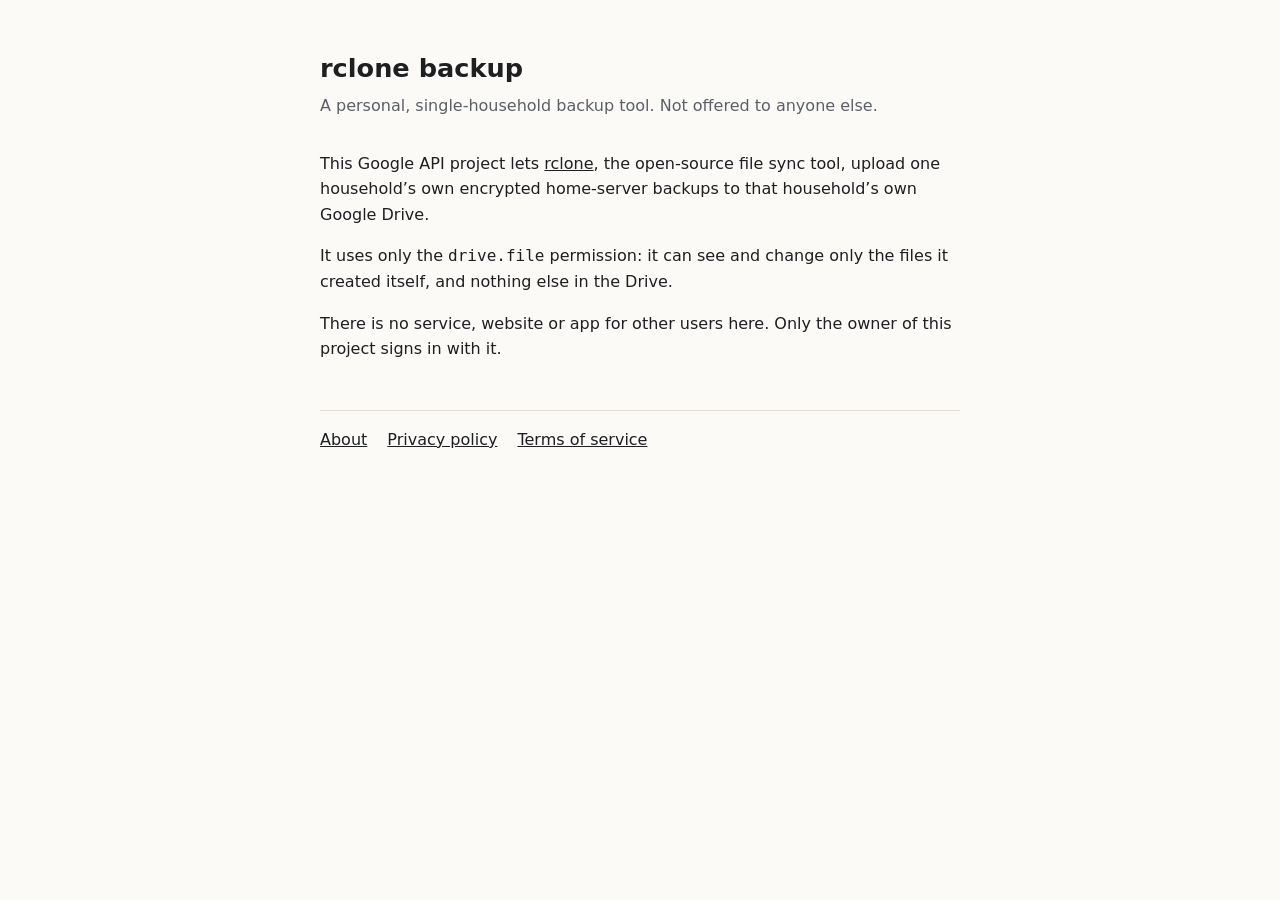
<file: index.html>
<!doctype html>
<html lang="en"><head><meta charset="utf-8"><meta name="viewport" content="width=device-width,initial-scale=1">
<title>rclone backup (personal)</title><link rel="stylesheet" href="style.css"></head>
<body><main>
<h1>rclone backup</h1>
<p class="sub">A personal, single-household backup tool. Not offered to anyone else.</p>
<p>This Google API project lets <a href="https://rclone.org">rclone</a>, the open-source file sync tool, upload one household&rsquo;s own encrypted home-server backups to that household&rsquo;s own Google Drive.</p>
<p>It uses only the <code>drive.file</code> permission: it can see and change only the files it created itself, and nothing else in the Drive.</p>
<p>There is no service, website or app for other users here. Only the owner of this project signs in with it.</p>
<nav><a href="./">About</a><a href="privacy.html">Privacy policy</a><a href="terms.html">Terms of service</a></nav>
</main></body></html>
</file>
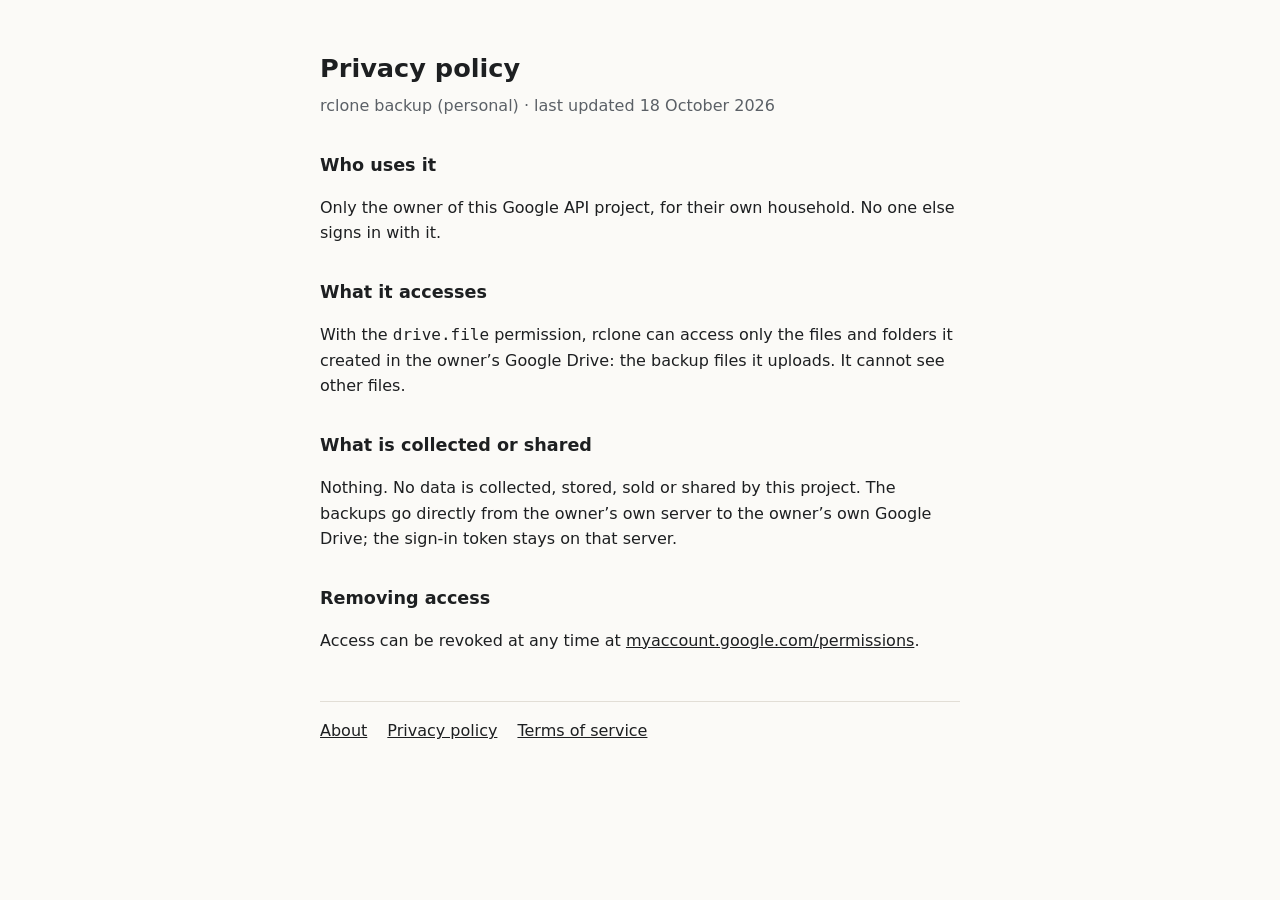
<file: privacy.html>
<!doctype html>
<html lang="en"><head><meta charset="utf-8"><meta name="viewport" content="width=device-width,initial-scale=1">
<title>Privacy policy · rclone backup (personal)</title><link rel="stylesheet" href="style.css"></head>
<body><main>
<h1>Privacy policy</h1>
<p class="sub">rclone backup (personal) &middot; last updated 18 October 2026</p>
<h2>Who uses it</h2>
<p>Only the owner of this Google API project, for their own household. No one else signs in with it.</p>
<h2>What it accesses</h2>
<p>With the <code>drive.file</code> permission, rclone can access only the files and folders it created in the owner&rsquo;s Google Drive: the backup files it uploads. It cannot see other files.</p>
<h2>What is collected or shared</h2>
<p>Nothing. No data is collected, stored, sold or shared by this project. The backups go directly from the owner&rsquo;s own server to the owner&rsquo;s own Google Drive; the sign-in token stays on that server.</p>
<h2>Removing access</h2>
<p>Access can be revoked at any time at <a href="https://myaccount.google.com/permissions">myaccount.google.com/permissions</a>.</p>
<nav><a href="./">About</a><a href="privacy.html">Privacy policy</a><a href="terms.html">Terms of service</a></nav>
</main></body></html>
</file>
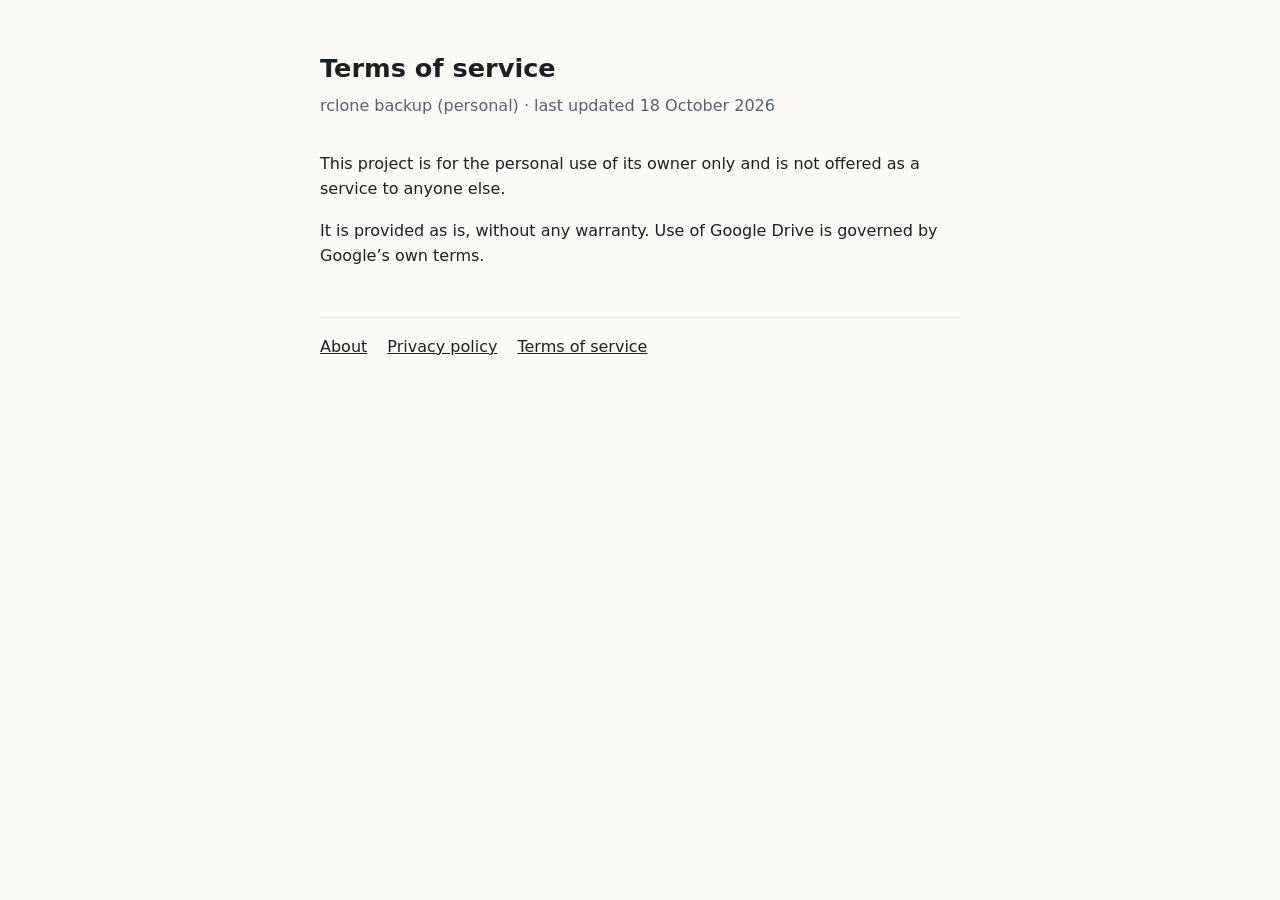
<file: terms.html>
<!doctype html>
<html lang="en"><head><meta charset="utf-8"><meta name="viewport" content="width=device-width,initial-scale=1">
<title>Terms of service · rclone backup (personal)</title><link rel="stylesheet" href="style.css"></head>
<body><main>
<h1>Terms of service</h1>
<p class="sub">rclone backup (personal) &middot; last updated 18 October 2026</p>
<p>This project is for the personal use of its owner only and is not offered as a service to anyone else.</p>
<p>It is provided as is, without any warranty. Use of Google Drive is governed by Google&rsquo;s own terms.</p>
<nav><a href="./">About</a><a href="privacy.html">Privacy policy</a><a href="terms.html">Terms of service</a></nav>
</main></body></html>
</file>
<file: style.css>
:root { --bg:#fbfaf7; --fg:#1d1f21; --muted:#5b6066; --rule:#e2ded6; }
@media (prefers-color-scheme: dark) { :root { --bg:#16181a; --fg:#e8e6e1; --muted:#a3a7ab; --rule:#2c2f33; } }
body { background:var(--bg); color:var(--fg); font:16px/1.6 system-ui,-apple-system,"Segoe UI",sans-serif; margin:0; padding:48px 16px; }
main { max-width:40rem; margin:0 auto; }
h1 { font-size:1.6rem; margin:0 0 .25rem; text-wrap:balance; }
p.sub { color:var(--muted); margin:0 0 2rem; }
h2 { font-size:1.1rem; margin:2rem 0 .5rem; }
nav { border-top:1px solid var(--rule); margin-top:3rem; padding-top:1rem; display:flex; gap:1.25rem; }
a { color:inherit; }
</file>
